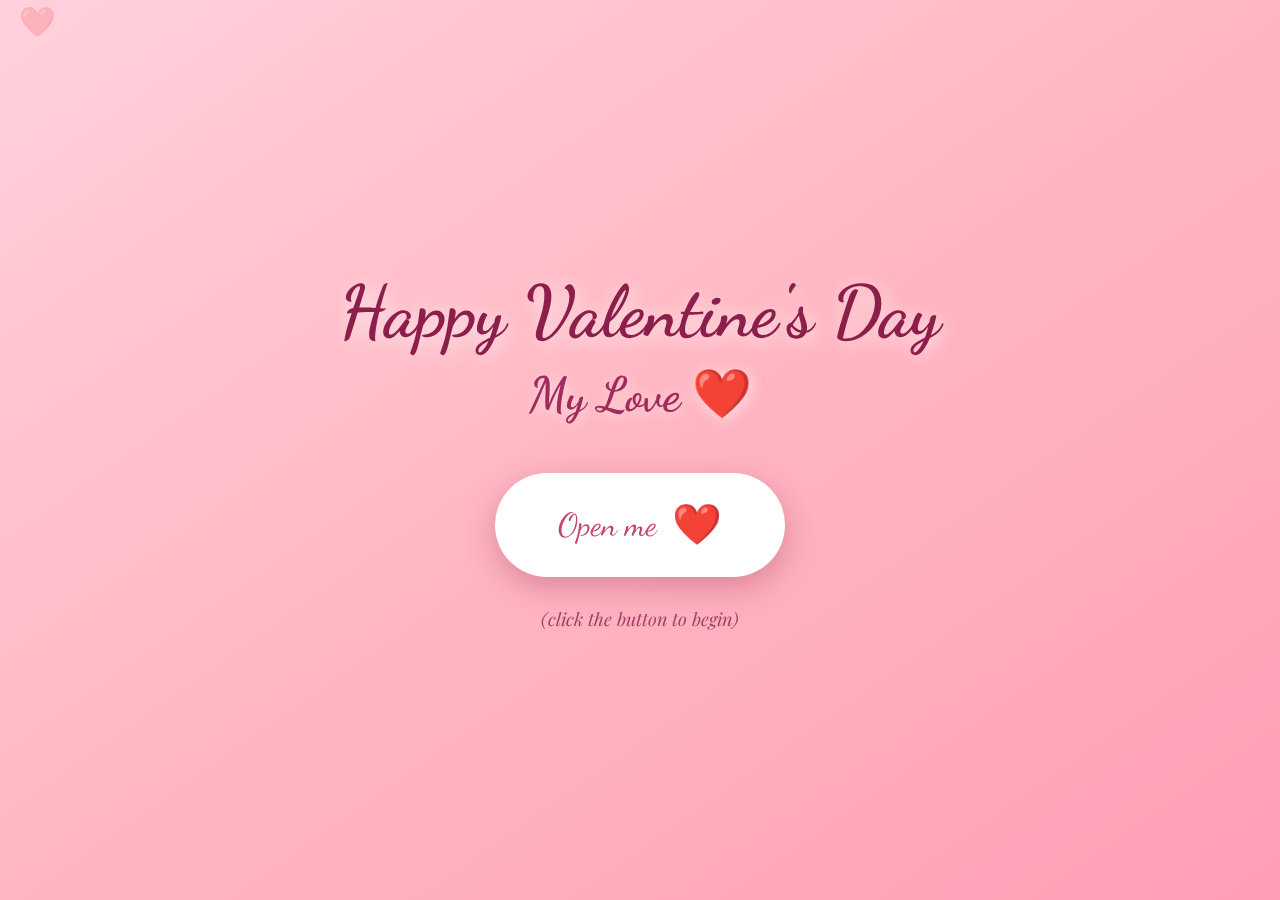
<file: index.html>
﻿<!DOCTYPE html>
<html lang="en">
<head>
	<meta charset="UTF-8">
	<meta name="viewport" content="width=device-width, initial-scale=1.0">
	<title>For My Love ❤️</title>
	<link rel="stylesheet" href="style.css">
	<link href="https://fonts.googleapis.com/css2?family=Dancing+Script:wght@400;700&family=Playfair+Display:wght@400;700&display=swap" rel="stylesheet">
</head>
<body class="page-1">
	<!-- Floating Hearts Container -->
	<div class="floating-hearts" id="hearts"></div>

	<!-- Main Content -->
	<div class="welcome-container">
		<h1 class="welcome-title">Happy Valentine's Day</h1>
		<h2 class="welcome-subtitle">My Love ❤️</h2>

		<!-- The ONE button in the middle -->
		<button class="start-button" onclick="location.href='reasons.html'">
			<span class="button-text">Open me</span>
			<span class="button-heart">❤️</span>
		</button>

		<p class="welcome-note">(click the button to begin)</p>
	</div>

	<script src="script.js"></script>
</body>
</html>
</file>
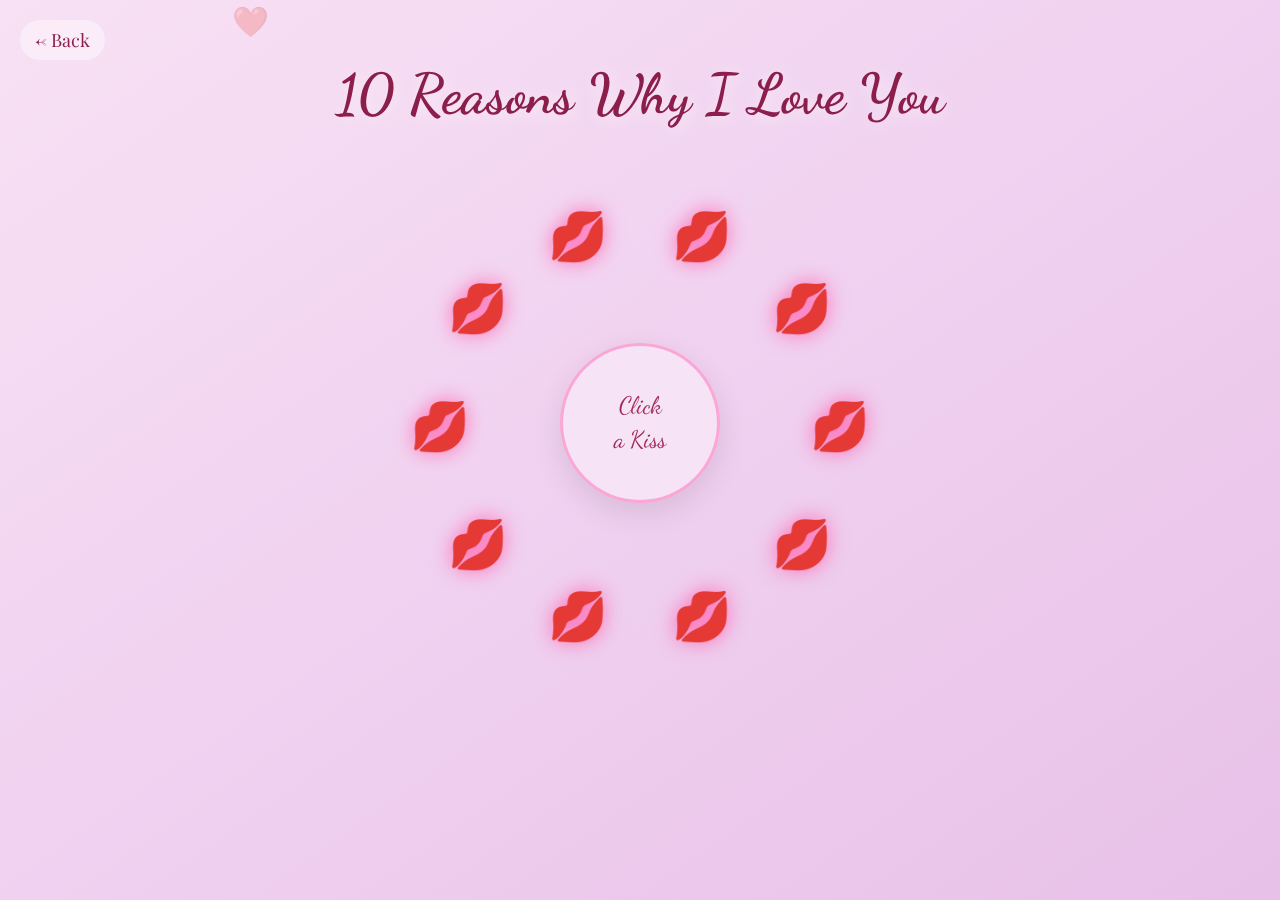
<file: kisses.html>
﻿<!DOCTYPE html>
<html lang="en">
<head>
	<meta charset="UTF-8">
	<meta name="viewport" content="width=device-width, initial-scale=1.0">
	<title>10 Reasons I Love You 💋</title>
	<link rel="stylesheet" href="style.css">
	<link href="https://fonts.googleapis.com/css2?family=Dancing+Script:wght@400;700&family=Playfair+Display:wght@400;700&display=swap" rel="stylesheet">
</head>
<body class="page-2">
	<!-- Floating Hearts Continue -->
	<div class="floating-hearts" id="hearts"></div>

	<div class="reasons-container">
		<!-- Back button to homepage -->
		<a href="index.html" class="back-btn">← Back</a>

		<h1 class="reasons-main-title">10 Reasons Why I Love You</h1>

		<!-- Circle of Kisses -->
		<div class="kisses-circle" id="kissesCircle">
			<!-- The center text (reasons appear here) -->
			<div class="circle-center">
				<span class="center-text" id="centerReason">Click<br>a Kiss</span>
			</div>

			<!-- 10 kiss emojis placed in a circle -->
			<div class="kiss-wrapper" style="--i:0"><span class="kiss" onclick="showReason(0)">💋</span></div>
			<div class="kiss-wrapper" style="--i:1"><span class="kiss" onclick="showReason(1)">💋</span></div>
			<div class="kiss-wrapper" style="--i:2"><span class="kiss" onclick="showReason(2)">💋</span></div>
			<div class="kiss-wrapper" style="--i:3"><span class="kiss" onclick="showReason(3)">💋</span></div>
			<div class="kiss-wrapper" style="--i:4"><span class="kiss" onclick="showReason(4)">💋</span></div>
			<div class="kiss-wrapper" style="--i:5"><span class="kiss" onclick="showReason(5)">💋</span></div>
			<div class="kiss-wrapper" style="--i:6"><span class="kiss" onclick="showReason(6)">💋</span></div>
			<div class="kiss-wrapper" style="--i:7"><span class="kiss" onclick="showReason(7)">💋</span></div>
			<div class="kiss-wrapper" style="--i:8"><span class="kiss" onclick="showReason(8)">💋</span></div>
			<div class="kiss-wrapper" style="--i:9"><span class="kiss" onclick="showReason(9)">💋</span></div>
		</div>

		<!-- Next button (appears after all kisses are clicked) -->
		<div class="next-button-container" id="nextButtonContainer" style="display: none;">
			<button class="next-btn" onclick="location.href='letter.html'">
				<span>Continue to My Letter 💌</span>
			</button>
		</div>
	</div>

	<script src="script.js"></script>
</body>
</html>
</file>
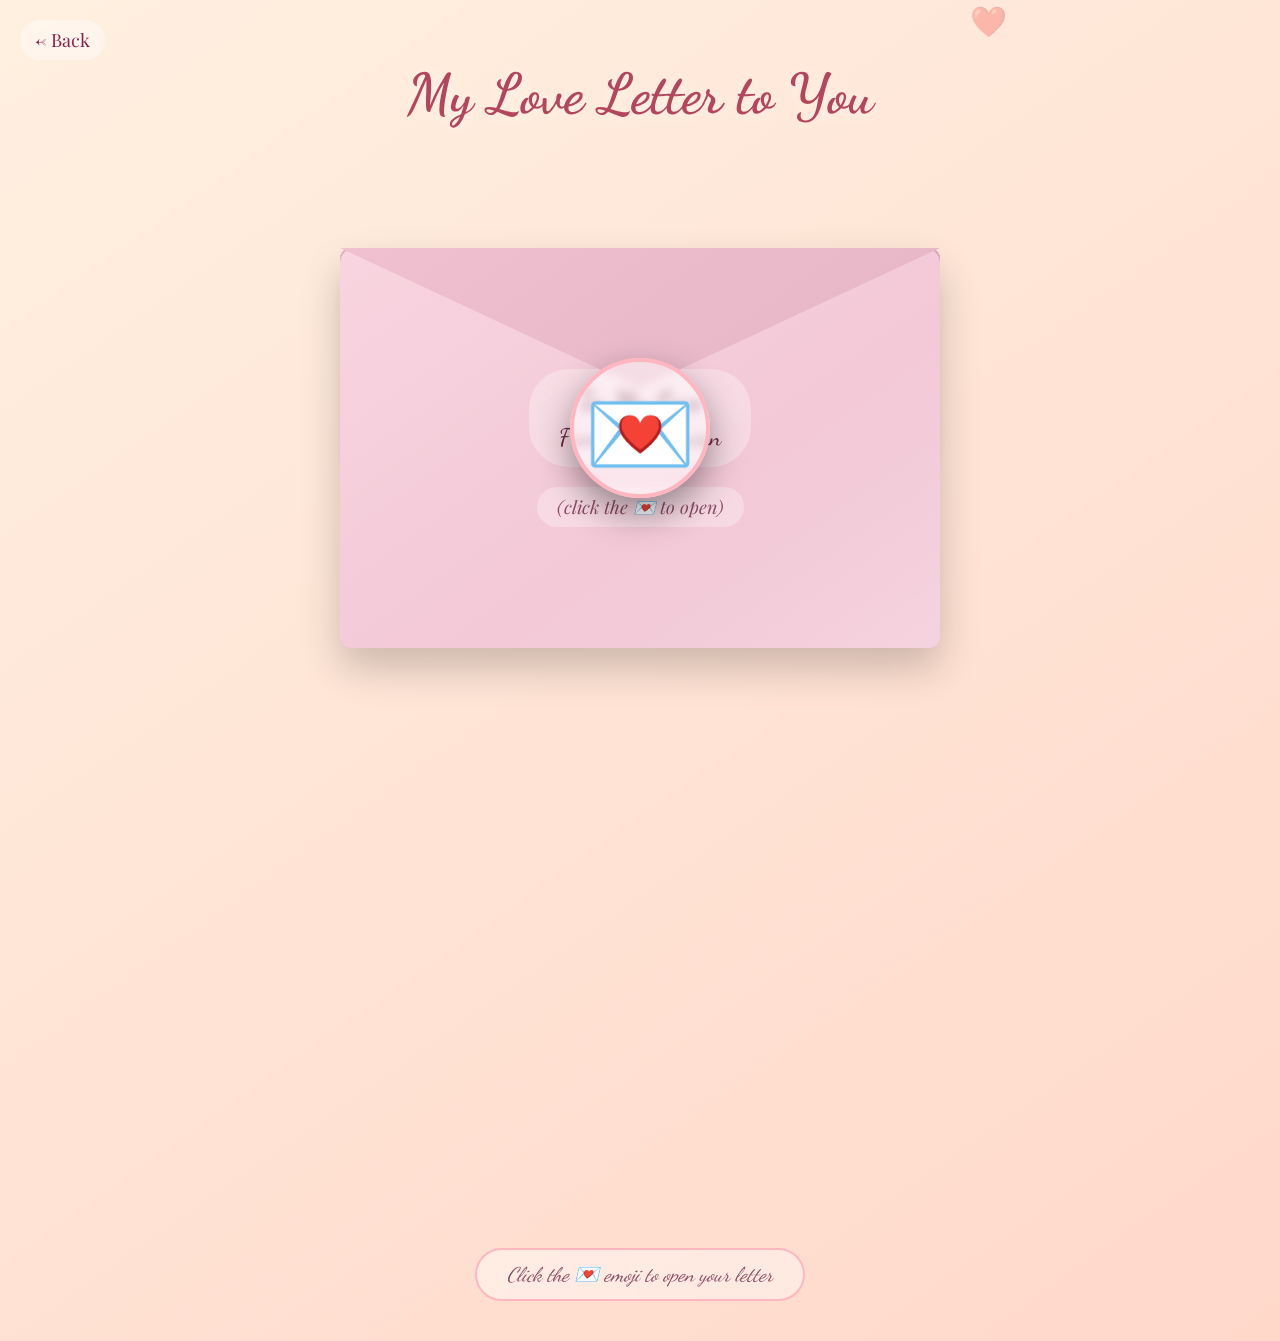
<file: letter.html>
﻿<!DOCTYPE html>
<html lang="en">
<head>
	<meta charset="UTF-8">
	<meta name="viewport" content="width=device-width, initial-scale=1.0">
	<title>My Letter to You 💌</title>
	<link rel="stylesheet" href="style.css">
	<link href="https://fonts.googleapis.com/css2?family=Dancing+Script:wght@400;700&family=Playfair+Display:wght@400;700&display=swap" rel="stylesheet">
</head>
<body class="page-3">
	<!-- Floating Hearts -->
	<div class="floating-hearts" id="hearts"></div>

	<div class="letter-container">
		<!-- Back to reasons page -->
		<a href="reasons.html" class="back-btn">← Back</a>

		<h1 class="letter-page-title">My Love Letter to You</h1>

		<!-- THE REALISTIC ENVELOPE -->
		<div class="envelope-wrapper">
			<div class="envelope" id="envelope">
				<!-- Envelope Back -->
				<div class="envelope-back"></div>

				<!-- Envelope Front -->
				<div class="envelope-front">
					<div class="envelope-content">
						<div class="envelope-address">
							<span>To: My Love</span>
							<span>From: Your Vivian</span>
						</div>
						<div class="envelope-instruction">(click the 💌 to open)</div>
					</div>
				</div>

				<!-- Envelope Flap -->
				<div class="envelope-flap" id="envelopeFlap">
					<div class="flap-content"></div>
				</div>

				<!-- CLICKABLE SEAL EMOJI -->
				<div class="seal" id="sealEmoji" onclick="openEnvelope()">
					💌
				</div>

				<!-- THE LETTER THAT PULLS OUT -->
				<div class="letter-card" id="letterCard">
					<div class="letter-paper">
						<div class="letter-inner">
							<h3 class="letter-salutation">My Dearest Olivet,</h3>
							<div class="letter-body" id="letterMessage"></div>
							<div class="letter-closing">
								Forever yours,<br>
								<span class="signature">Vivian</span>
								<span class="heart-signature">❤️</span>
							</div>
						</div>
					</div>
				</div>
			</div>
		</div>

		<!-- Put on Your Headphones Button (hidden initially) -->
		<div class="headphones-section" id="headphonesSection" style="display: none;">
			<button class="headphones-button" id="headphonesButton" onclick="location.href='song.html'">
				<span class="headphones-icon">🎧</span>
				<span class="headphones-text">Put on your headphones</span>
				<span class="headphones-icon">🎧</span>
			</button>
			<p class="headphones-note">Then click to hear our song and see your video ❤️</p>
		</div>

		<!-- Small instruction -->
		<p class="envelope-hint" id="envelopeHint">Click the 💌 emoji to open your letter</p>
	</div>

	<script src="script.js"></script>
</body>
</html>
</file>
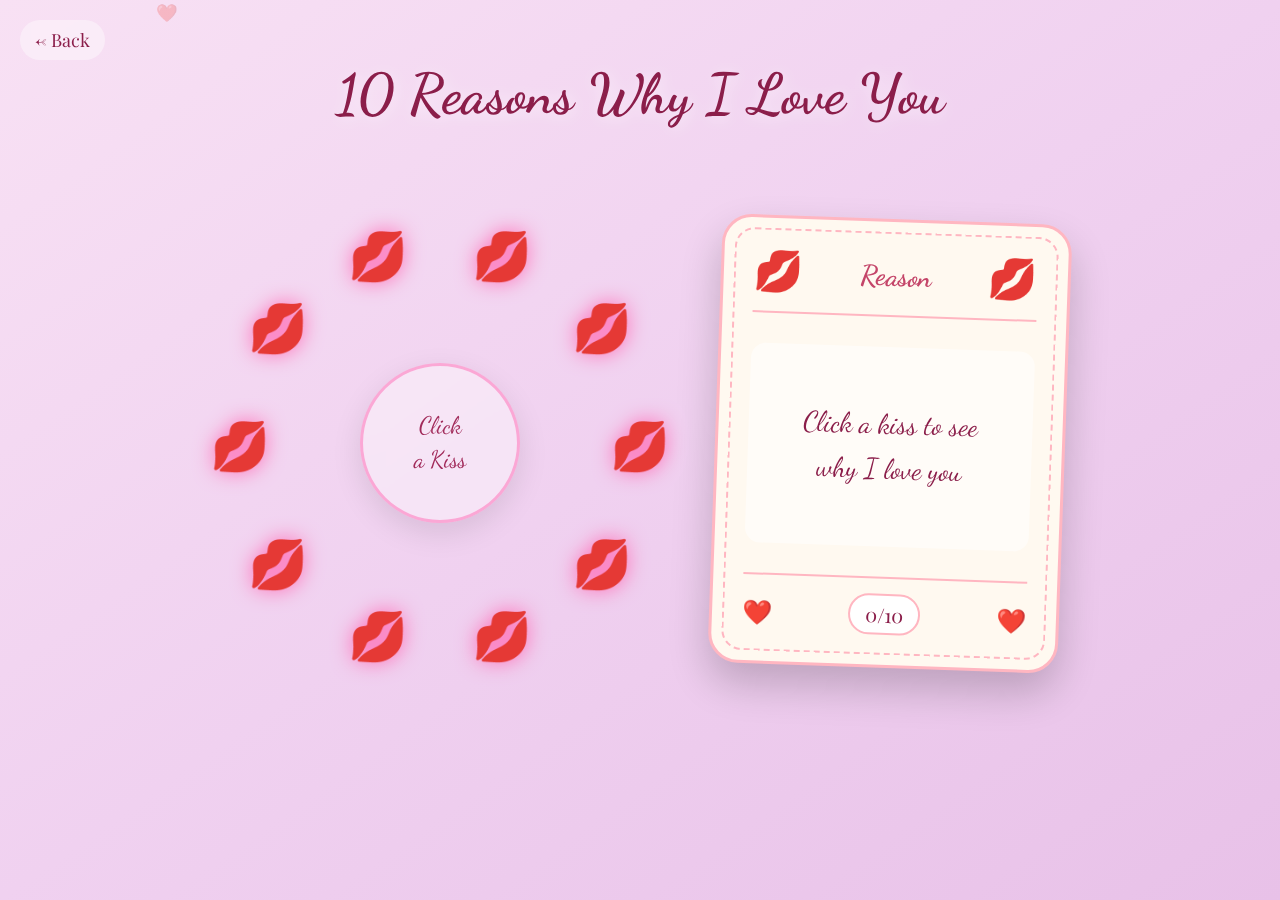
<file: reasons.html>
﻿<!DOCTYPE html>
<html lang="en">
<head>
	<meta charset="UTF-8">
	<meta name="viewport" content="width=device-width, initial-scale=1.0">
	<title>10 Reasons I Love You 💋</title>
	<link rel="stylesheet" href="style.css">
	<link href="https://fonts.googleapis.com/css2?family=Dancing+Script:wght@400;700&family=Playfair+Display:wght@400;700&display=swap" rel="stylesheet">
</head>
<body class="page-2">
	<!-- Floating Hearts Continue -->
	<div class="floating-hearts" id="hearts"></div>

	<div class="reasons-container">
		<!-- Back button to homepage -->
		<a href="index.html" class="back-btn">← Back</a>

		<h1 class="reasons-main-title">10 Reasons Why I Love You</h1>

		<!-- Main layout with circle on left, reason paper on right -->
		<div class="reasons-layout">
			<!-- Left side: Kiss Circle -->
			<div class="circle-side">
				<div class="kisses-circle" id="kissesCircle">
					<!-- The center text (stays as "Click a Kiss") -->
					<div class="circle-center">
						<span class="center-text" id="centerReason">Click<br>a Kiss</span>
					</div>

					<!-- 10 kiss emojis placed in a circle -->
					<div class="kiss-wrapper" style="--i:0"><span class="kiss" onclick="showReason(0)">💋</span></div>
					<div class="kiss-wrapper" style="--i:1"><span class="kiss" onclick="showReason(1)">💋</span></div>
					<div class="kiss-wrapper" style="--i:2"><span class="kiss" onclick="showReason(2)">💋</span></div>
					<div class="kiss-wrapper" style="--i:3"><span class="kiss" onclick="showReason(3)">💋</span></div>
					<div class="kiss-wrapper" style="--i:4"><span class="kiss" onclick="showReason(4)">💋</span></div>
					<div class="kiss-wrapper" style="--i:5"><span class="kiss" onclick="showReason(5)">💋</span></div>
					<div class="kiss-wrapper" style="--i:6"><span class="kiss" onclick="showReason(6)">💋</span></div>
					<div class="kiss-wrapper" style="--i:7"><span class="kiss" onclick="showReason(7)">💋</span></div>
					<div class="kiss-wrapper" style="--i:8"><span class="kiss" onclick="showReason(8)">💋</span></div>
					<div class="kiss-wrapper" style="--i:9"><span class="kiss" onclick="showReason(9)">💋</span></div>
				</div>
			</div>

			<!-- Right side: Reason Paper -->
			<div class="reason-side">
				<div class="reason-paper" id="reasonPaper">
					<div class="paper-header">
						<span class="paper-kiss">💋</span>
						<span class="paper-title">Reason</span>
						<span class="paper-kiss">💋</span>
					</div>
					<div class="paper-content" id="reasonContent">
						Click a kiss to see<br>why I love you
					</div>
					<div class="paper-footer">
						<span class="paper-heart">❤️</span>
						<span class="paper-number" id="reasonCounter">0/10</span>
						<span class="paper-heart">❤️</span>
					</div>
				</div>
			</div>
		</div>

		<!-- Next button (centered below both) -->
		<div class="next-button-container" id="nextButtonContainer" style="display: none;">
			<button class="next-btn" onclick="location.href='letter.html'">
				<span>Continue to My Letter 💌</span>
			</button>
		</div>
	</div>

	<script src="script.js"></script>
</body>
</html>
</file>
<file: style.css>
﻿/* ===== BASE STYLES ===== */
* {
    margin: 0;
    padding: 0;
    box-sizing: border-box;
}

body {
    font-family: 'Playfair Display', serif;
    min-height: 100vh;
    overflow-x: hidden;
    position: relative;
}

    /* Page 1 - Pink Theme */
    body.page-1 {
        background: linear-gradient(145deg, #ffd1dc, #ffb6c1, #ff9eb5);
    }

    /* Page 2 - Soft Purple-Pink Theme */
    body.page-2 {
        background: linear-gradient(145deg, #f8e1f4, #f0d1f0, #e8c1e8);
    }

    /* Page 3 - Warm Cream Theme */
    body.page-3 {
        background: linear-gradient(145deg, #fff0e0, #ffe4d5, #ffd8ca);
    }

    /* Page 4 - Dark Purple Theme */
    body.page-4 {
        background: linear-gradient(145deg, #2a1b3d, #1d0f2c, #2e1a3e);
    }

/* ===== FLOATING HEARTS ===== */
.floating-hearts {
    position: fixed;
    top: 0;
    left: 0;
    width: 100%;
    height: 100%;
    pointer-events: none;
    z-index: 1;
}

.heart {
    position: absolute;
    color: rgba(255, 105, 180, 0.5);
    font-size: 20px;
    animation: floatUp 8s linear infinite;
    user-select: none;
}

@keyframes floatUp {
    0% {
        transform: translateY(100vh) rotate(0deg);
        opacity: 0.6;
    }

    100% {
        transform: translateY(-100px) rotate(360deg);
        opacity: 0;
    }
}

/* ===== PAGE 1: WELCOME PAGE ===== */
.welcome-container {
    position: relative;
    z-index: 2;
    display: flex;
    flex-direction: column;
    justify-content: center;
    align-items: center;
    min-height: 100vh;
    text-align: center;
    padding: 20px;
}

.welcome-title {
    font-family: 'Dancing Script', cursive;
    font-size: 72px;
    color: #8b1e4a;
    text-shadow: 3px 3px 20px rgba(255, 255, 255, 0.8);
    margin-bottom: 10px;
    animation: softGlow 3s ease-in-out infinite;
}

.welcome-subtitle {
    font-family: 'Dancing Script', cursive;
    font-size: 48px;
    color: #a12b5a;
    margin-bottom: 50px;
    text-shadow: 2px 2px 15px rgba(255, 255, 255, 0.6);
}

@keyframes softGlow {
    0%, 100% {
        text-shadow: 3px 3px 30px rgba(255, 255, 255, 0.8);
    }

    50% {
        text-shadow: 3px 3px 50px rgba(255, 182, 193, 0.9);
    }
}

.start-button {
    background: white;
    border: none;
    padding: 25px 60px;
    border-radius: 60px;
    font-size: 32px;
    font-family: 'Dancing Script', cursive;
    color: #c44569;
    cursor: pointer;
    box-shadow: 0 10px 30px rgba(139, 30, 74, 0.3);
    transition: all 0.3s ease;
    display: flex;
    align-items: center;
    gap: 15px;
    border: 3px solid rgba(255, 255, 255, 0.8);
    animation: buttonPulse 2s ease-in-out infinite;
}

    .start-button:hover {
        transform: scale(1.05);
        box-shadow: 0 20px 40px rgba(139, 30, 74, 0.5);
        background: #fff5f8;
    }

.button-heart {
    font-size: 40px;
    animation: heartWiggle 1s ease-in-out infinite;
}

@keyframes heartWiggle {
    0%, 100% {
        transform: rotate(0deg);
    }

    25% {
        transform: rotate(10deg);
    }

    75% {
        transform: rotate(-10deg);
    }
}

@keyframes buttonPulse {
    0%, 100% {
        transform: scale(1);
    }

    50% {
        transform: scale(1.02);
    }
}

.welcome-note {
    margin-top: 30px;
    color: #8b1e4a;
    font-size: 18px;
    font-style: italic;
    opacity: 0.8;
}

/* ===== PAGE 2: KISS CIRCLE ===== */
.reasons-container {
    position: relative;
    z-index: 2;
    min-height: 100vh;
    padding: 40px 20px;
    display: flex;
    flex-direction: column;
    align-items: center;
}

.back-btn {
    position: fixed;
    top: 20px;
    left: 20px;
    color: #8b1e4a;
    text-decoration: none;
    font-size: 18px;
    padding: 8px 15px;
    background: rgba(255, 255, 255, 0.4);
    border-radius: 30px;
    backdrop-filter: blur(5px);
    transition: all 0.3s ease;
    z-index: 100;
}

    .back-btn:hover {
        background: rgba(255, 255, 255, 0.8);
        transform: translateX(-5px);
    }

.reasons-main-title {
    font-family: 'Dancing Script', cursive;
    font-size: 56px;
    color: #8b1e4a;
    margin: 20px 0 40px;
    text-align: center;
    text-shadow: 2px 2px 15px rgba(255, 255, 255, 0.6);
}

/* Kiss Circle */
.kisses-circle {
    position: relative;
    width: 500px;
    height: 500px;
    margin: 30px auto;
    display: flex;
    justify-content: center;
    align-items: center;
}

.circle-center {
    position: absolute;
    width: 200px;
    height: 200px;
    background: rgba(255, 255, 255, 0.4);
    backdrop-filter: blur(10px);
    border-radius: 50%;
    display: flex;
    justify-content: center;
    align-items: center;
    text-align: center;
    border: 3px solid rgba(255, 105, 180, 0.5);
    box-shadow: 0 10px 30px rgba(0, 0, 0, 0.1);
    z-index: 5;
    padding: 20px;
}

.center-text {
    font-family: 'Dancing Script', cursive;
    font-size: 28px;
    color: #a12b5a;
    line-height: 1.4;
    text-align: center;
    transition: all 0.3s ease;
    width: 100%;
    word-wrap: break-word;
}

.kiss-wrapper {
    position: absolute;
    top: 50%;
    left: 50%;
    transform: translate(-50%, -50%) rotate(calc(36deg * var(--i))) translateX(220px) rotate(calc(-36deg * var(--i)));
    z-index: 10;
}

.kiss {
    font-size: 48px;
    cursor: pointer;
    display: inline-block;
    transition: all 0.3s cubic-bezier(0.175, 0.885, 0.32, 1.275);
    filter: drop-shadow(0 0 10px #ff69b4);
    animation: kissFloat 3s ease-in-out infinite;
    animation-delay: calc(0.1s * var(--i));
}

@keyframes kissFloat {
    0%, 100% {
        transform: translateY(0);
    }

    50% {
        transform: translateY(-15px);
    }
}

.kiss:hover {
    transform: scale(1.5) rotate(10deg);
    filter: drop-shadow(0 0 20px #ff1493);
}

.kiss:active {
    transform: scale(0.9);
}

/* Next Button */
.next-button-container {
    margin: 40px 0;
    animation: fadeIn 1s ease;
}

@keyframes fadeIn {
    from {
        opacity: 0;
        transform: translateY(20px);
    }

    to {
        opacity: 1;
        transform: translateY(0);
    }
}

.next-btn {
    background: white;
    border: none;
    padding: 20px 50px;
    border-radius: 50px;
    font-size: 28px;
    font-family: 'Dancing Script', cursive;
    color: #c44569;
    cursor: pointer;
    box-shadow: 0 10px 30px rgba(139, 30, 74, 0.2);
    transition: all 0.3s ease;
    border: 2px solid #ffb6c1;
}

    .next-btn:hover {
        transform: scale(1.05);
        background: #fff0f5;
    }

/* ===== NEW LAYOUT FOR KISS PAGE ===== */
.reasons-layout {
    display: flex;
    flex-direction: row;
    align-items: center;
    justify-content: center;
    gap: 50px;
    max-width: 1200px;
    margin: 0 auto;
    padding: 20px;
}

/* Left side - Circle */
.circle-side {
    flex: 1;
    display: flex;
    justify-content: center;
    align-items: center;
}

/* Right side - Reason Paper */
.reason-side {
    flex: 1;
    display: flex;
    justify-content: center;
    align-items: center;
}

.reason-paper {
    background: #fff9f0;
    border-radius: 30px;
    padding: 30px;
    width: 350px;
    min-height: 400px;
    box-shadow: 0 20px 40px rgba(0, 0, 0, 0.2);
    border: 3px solid #ffb6c1;
    position: relative;
    transform: rotate(2deg);
    transition: all 0.3s ease;
    display: flex;
    flex-direction: column;
}

    .reason-paper:hover {
        transform: rotate(0deg) scale(1.02);
        box-shadow: 0 25px 50px rgba(255, 105, 180, 0.3);
    }

    .reason-paper::before {
        content: '';
        position: absolute;
        top: 10px;
        left: 10px;
        right: 10px;
        bottom: 10px;
        border: 2px dashed #ffb6c1;
        border-radius: 20px;
        pointer-events: none;
    }

.paper-header {
    text-align: center;
    font-family: 'Dancing Script', cursive;
    font-size: 32px;
    color: #c44569;
    border-bottom: 2px solid #ffb6c1;
    padding-bottom: 15px;
    margin-bottom: 20px;
    display: flex;
    justify-content: space-between;
    align-items: center;
}

.paper-kiss {
    font-size: 40px;
    animation: kissWiggle 2s ease-in-out infinite;
}

@keyframes kissWiggle {
    0%, 100% {
        transform: rotate(0deg);
    }

    25% {
        transform: rotate(10deg);
    }

    75% {
        transform: rotate(-10deg);
    }
}

.paper-title {
    font-size: 28px;
    font-weight: bold;
}

.paper-content {
    font-family: 'Dancing Script', cursive;
    font-size: 28px;
    color: #8b1e4a;
    text-align: center;
    line-height: 1.6;
    flex: 1;
    display: flex;
    align-items: center;
    justify-content: center;
    min-height: 200px;
    padding: 20px;
    background: rgba(255, 255, 255, 0.5);
    border-radius: 15px;
    margin: 10px 0;
    transition: all 0.3s ease;
}

.paper-footer {
    display: flex;
    justify-content: space-between;
    align-items: center;
    margin-top: 20px;
    padding-top: 15px;
    border-top: 2px solid #ffb6c1;
    font-size: 24px;
}

.paper-heart {
    color: #ff69b4;
    animation: heartbeat 1.5s ease-in-out infinite;
}

.paper-number {
    font-family: 'Playfair Display', serif;
    font-size: 20px;
    color: #8b1e4a;
    background: white;
    padding: 5px 15px;
    border-radius: 30px;
    border: 2px solid #ffb6c1;
}

/* Update circle size for new layout */
.kisses-circle {
    width: 450px;
    height: 450px;
}

.circle-center {
    width: 160px;
    height: 160px;
}

.center-text {
    font-size: 24px;
}

.kiss-wrapper {
    transform: translate(-50%, -50%) rotate(calc(36deg * var(--i))) translateX(200px) rotate(calc(-36deg * var(--i)));
}


/* ===== PAGE 3: REALISTIC ENVELOPE ===== */
.letter-container {
    position: relative;
    z-index: 2;
    min-height: 100vh;
    display: flex;
    flex-direction: column;
    align-items: center;
    padding: 40px 20px;
}

.letter-page-title {
    font-family: 'Dancing Script', cursive;
    font-size: 56px;
    color: #b3455c;
    margin: 20px 0 40px;
    text-shadow: 2px 2px 15px rgba(255, 255, 255, 0.6);
}

/* Envelope Wrapper */
.envelope-wrapper {
    display: flex;
    justify-content: center;
    align-items: center;
    margin: 30px 0;
}

.envelope {
    position: relative;
    width: 600px;
    height: 400px;
}

/* Envelope Front */
.envelope-front {
    position: absolute;
    top: 0;
    left: 0;
    width: 100%;
    height: 100%;
    background: linear-gradient(145deg, #f8d5e0, #f0c0d0);
    border-radius: 15px 15px 10px 10px;
    box-shadow: 0 20px 40px rgba(0, 0, 0, 0.2);
    overflow: hidden;
    z-index: 3;
    pointer-events: none;
}

    .envelope-front::before {
        content: '';
        position: absolute;
        top: 0;
        left: 0;
        right: 0;
        bottom: 0;
        background: linear-gradient(145deg, transparent 60%, rgba(255, 255, 255, 0.3));
        pointer-events: none;
    }

/* Envelope Back */
.envelope-back {
    position: absolute;
    top: 0;
    left: 0;
    width: 100%;
    height: 100%;
    background: linear-gradient(145deg, #e0b5c5, #d0a0b5);
    border-radius: 10px;
    z-index: 1;
    pointer-events: none;
}

/* Envelope Flap */
.envelope-flap {
    position: absolute;
    top: 0;
    left: 0;
    width: 100%;
    height: 100%;
    z-index: 4;
    transform-origin: top;
    transition: transform 0.6s cubic-bezier(0.4, 0, 0.2, 1);
    pointer-events: none;
}

.envelope.open .envelope-flap {
    transform: rotateX(-180deg);
}

.flap-content {
    position: absolute;
    top: 0;
    left: 0;
    width: 100%;
    height: 100%;
    background: linear-gradient(145deg, #f0c0d0, #e0b0c0);
    clip-path: polygon(0% 0%, 50% 35%, 100% 0%);
}

/* Envelope Content */
.envelope-content {
    position: absolute;
    top: 0;
    left: 0;
    width: 100%;
    height: 100%;
    display: flex;
    flex-direction: column;
    justify-content: center;
    align-items: center;
    z-index: 3;
    pointer-events: none;
}

.envelope-address {
    text-align: center;
    font-family: 'Dancing Script', cursive;
    font-size: 24px;
    color: #6b2b45;
    background: rgba(255, 255, 255, 0.3);
    padding: 15px 30px;
    border-radius: 40px;
    backdrop-filter: blur(5px);
}

    .envelope-address span {
        display: block;
    }

        .envelope-address span:first-child {
            font-size: 28px;
            font-weight: bold;
            margin-bottom: 5px;
        }

.envelope-instruction {
    margin-top: 20px;
    color: #8b4b65;
    font-size: 18px;
    font-style: italic;
    background: rgba(255, 255, 255, 0.3);
    padding: 8px 20px;
    border-radius: 40px;
    backdrop-filter: blur(5px);
}

/* CLICKABLE SEAL EMOJI */
.seal {
    position: absolute;
    top: 45%;
    left: 50%;
    transform: translate(-50%, -50%);
    font-size: 90px;
    background: rgba(255, 255, 255, 0.5);
    width: 140px;
    height: 140px;
    border-radius: 50%;
    display: flex;
    align-items: center;
    justify-content: center;
    box-shadow: 0 15px 35px rgba(0, 0, 0, 0.4);
    animation: sealPulse 2s ease-in-out infinite;
    cursor: pointer;
    transition: all 0.3s ease;
    border: 4px solid #ffb6c1;
    z-index: 9999;
    backdrop-filter: blur(5px);
    pointer-events: auto;
}

    .seal:hover {
        transform: translate(-50%, -50%) scale(1.1);
        box-shadow: 0 20px 45px rgba(255, 105, 180, 0.7);
        background: rgba(255, 255, 255, 0.8);
    }

    .seal:active {
        transform: translate(-50%, -50%) scale(0.95);
    }

@keyframes sealPulse {
    0%, 100% {
        transform: translate(-50%, -50%) scale(1);
        box-shadow: 0 15px 35px rgba(255, 105, 180, 0.5);
    }

    50% {
        transform: translate(-50%, -50%) scale(1.08);
        box-shadow: 0 25px 45px rgba(255, 20, 147, 0.8);
    }
}

/* When envelope opens, hide the seal */
.envelope.open .seal {
    opacity: 0;
    pointer-events: none;
    transition: opacity 0.3s ease;
}

/* THE LETTER THAT COMES OUT COMPLETELY */
.letter-card {
    position: absolute;
    top: 15px;
    left: 15px;
    right: 15px;
    width: calc(100% - 30px);
    background: #fff9f0;
    border-radius: 12px;
    box-shadow: 0 10px 25px rgba(0, 0, 0, 0.2);
    transform: translateY(0);
    transition: transform 0.8s cubic-bezier(0.2, 0.9, 0.3, 1.1) 0.2s;
    z-index: 2;
    border: 1px solid #f0d0c0;
    max-height: 450px;
    overflow: hidden;
}

/* WHEN ENVELOPE OPENS - LETTER SLIDES DOWN AND OUT */
.envelope.open .letter-card {
    transform: translateY(480px) !important;
    box-shadow: 0 25px 50px rgba(0, 0, 0, 0.3);
}
.letter-paper {
    height: 100%;
    background: #fff9f0;
    padding: 25px;
    background-image: linear-gradient(#f8e8e0 1px, transparent 1px);
    background-size: 100% 30px;
    overflow-y: auto;
}

.letter-inner {
    max-height: 100%;
    overflow-y: auto;
    padding-right: 10px;
}

.letter-salutation {
    font-family: 'Dancing Script', cursive;
    font-size: 28px;
    color: #b3455c;
    margin-bottom: 15px;
}

.letter-body {
    font-family: 'Playfair Display', serif;
    font-size: 15px;
    line-height: 28px;
    color: #4a2a2a;
    margin-bottom: 20px;
    white-space: pre-wrap;
    max-height: 300px;
    overflow-y: scroll;
    padding-right: 15px;
    scrollbar-width: thin;
    scrollbar-color: #ffb6c1 #ffe6f0;
}

    /* Webkit browsers (Chrome, Safari, Edge) */
    .letter-body::-webkit-scrollbar {
        width: 8px;
    }

    .letter-body::-webkit-scrollbar-track {
        background: #ffe6f0;
        border-radius: 10px;
    }

    .letter-body::-webkit-scrollbar-thumb {
        background: #ffb6c1;
        border-radius: 10px;
        border: 2px solid #ffe6f0;
    }

        .letter-body::-webkit-scrollbar-thumb:hover {
            background: #ff69b4;
        }

.letter-closing {
    font-family: 'Dancing Script', cursive;
    font-size: 24px;
    color: #b3455c;
    text-align: right;
    margin-top: 15px;
}

.signature {
    font-size: 28px;
    display: inline-block;
    margin-right: 5px;
}

.heart-signature {
    font-size: 24px;
    animation: heartbeat 1.5s ease-in-out infinite;
    display: inline-block;
}

/* Envelope hint styling */
.envelope-hint {
    color: #8b4b65;
    font-size: 20px;
    margin-top: 480px;
    font-style: italic;
    background: rgba(255, 255, 255, 0.4);
    padding: 12px 30px;
    border-radius: 50px;
    backdrop-filter: blur(5px);
    border: 2px solid #ffb6c1;
    display: inline-block;
    animation: hintPulse 2s ease-in-out infinite;
    font-family: 'Dancing Script', cursive;
}

@keyframes hintPulse {
    0%, 100% {
        transform: scale(1);
        box-shadow: 0 5px 15px rgba(255, 105, 180, 0.2);
    }

    50% {
        transform: scale(1.02);
        box-shadow: 0 8px 25px rgba(255, 105, 180, 0.4);
    }
}

/* Headphones Section */
.headphones-section {
    margin: 60px 0 30px;
    animation: fadeInUp 1s ease;
    text-align: center;
}

@keyframes fadeInUp {
    from {
        opacity: 0;
        transform: translateY(30px);
    }

    to {
        opacity: 1;
        transform: translateY(0);
    }
}

.headphones-button {
    background: linear-gradient(145deg, #6a4c9c, #8a6cc9);
    border: none;
    padding: 20px 50px;
    border-radius: 60px;
    font-size: 28px;
    font-family: 'Dancing Script', cursive;
    color: white;
    cursor: pointer;
    display: inline-flex;
    align-items: center;
    gap: 20px;
    box-shadow: 0 15px 35px rgba(106, 76, 156, 0.5);
    border: 3px solid rgba(255, 255, 255, 0.5);
    transition: all 0.3s ease;
}

    .headphones-button:hover {
        transform: scale(1.05);
        box-shadow: 0 20px 45px rgba(138, 108, 201, 0.7);
    }

.headphones-icon {
    font-size: 32px;
    animation: bounce 2s ease-in-out infinite;
}

@keyframes bounce {
    0%, 100% {
        transform: translateY(0);
    }

    50% {
        transform: translateY(-5px);
    }
}

.headphones-note {
    color: #8b4b65;
    font-size: 18px;
    margin-top: 15px;
    font-style: italic;
    opacity: 0.9;
}

/* ===== FLOATING HEARTS ===== */
.floating-hearts {
    position: fixed;
    top: 0;
    left: 0;
    width: 100%;
    height: 100%;
    pointer-events: none;
    z-index: 1;
}

.heart {
    position: absolute;
    color: rgba(255, 105, 180, 0.5);
    font-size: 20px;
    animation: floatUp 8s linear infinite;
    user-select: none;
}

@keyframes floatUp {
    0% {
        transform: translateY(100vh) rotate(0deg);
        opacity: 0.6;
    }
    100% {
        transform: translateY(-100px) rotate(360deg);
        opacity: 0;
    }
}

/* ===== PAGE 1: WELCOME PAGE ===== */
.welcome-container {
    position: relative;
    z-index: 2;
    display: flex;
    flex-direction: column;
    justify-content: center;
    align-items: center;
    min-height: 100vh;
    text-align: center;
    padding: 20px;
}

.welcome-title {
    font-family: 'Dancing Script', cursive;
    font-size: 72px;
    color: #8b1e4a;
    text-shadow: 3px 3px 20px rgba(255, 255, 255, 0.8);
    margin-bottom: 10px;
    animation: softGlow 3s ease-in-out infinite;
}

.welcome-subtitle {
    font-family: 'Dancing Script', cursive;
    font-size: 48px;
    color: #a12b5a;
    margin-bottom: 50px;
    text-shadow: 2px 2px 15px rgba(255, 255, 255, 0.6);
}

@keyframes softGlow {
    0%, 100% { text-shadow: 3px 3px 30px rgba(255, 255, 255, 0.8); }
    50% { text-shadow: 3px 3px 50px rgba(255, 182, 193, 0.9); }
}

.start-button {
    background: white;
    border: none;
    padding: 25px 60px;
    border-radius: 60px;
    font-size: 32px;
    font-family: 'Dancing Script', cursive;
    color: #c44569;
    cursor: pointer;
    box-shadow: 0 10px 30px rgba(139, 30, 74, 0.3);
    transition: all 0.3s ease;
    display: flex;
    align-items: center;
    gap: 15px;
    border: 3px solid rgba(255, 255, 255, 0.8);
    animation: buttonPulse 2s ease-in-out infinite;
}

.start-button:hover {
    transform: scale(1.05);
    box-shadow: 0 20px 40px rgba(139, 30, 74, 0.5);
    background: #fff5f8;
}

.button-heart {
    font-size: 40px;
    animation: heartWiggle 1s ease-in-out infinite;
}

@keyframes heartWiggle {
    0%, 100% { transform: rotate(0deg); }
    25% { transform: rotate(10deg); }
    75% { transform: rotate(-10deg); }
}

@keyframes buttonPulse {
    0%, 100% { transform: scale(1); }
    50% { transform: scale(1.02); }
}

.welcome-note {
    margin-top: 30px;
    color: #8b1e4a;
    font-size: 18px;
    font-style: italic;
    opacity: 0.8;
}

/* ===== PAGE 2: KISS CIRCLE ===== */
.reasons-container {
    position: relative;
    z-index: 2;
    min-height: 100vh;
    padding: 40px 20px;
    display: flex;
    flex-direction: column;
    align-items: center;
}

.back-btn {
    position: fixed;
    top: 20px;
    left: 20px;
    color: #8b1e4a;
    text-decoration: none;
    font-size: 18px;
    padding: 8px 15px;
    background: rgba(255, 255, 255, 0.4);
    border-radius: 30px;
    backdrop-filter: blur(5px);
    transition: all 0.3s ease;
    z-index: 100;
}

.back-btn:hover {
    background: rgba(255, 255, 255, 0.8);
    transform: translateX(-5px);
}

.reasons-main-title {
    font-family: 'Dancing Script', cursive;
    font-size: 56px;
    color: #8b1e4a;
    margin: 20px 0 40px;
    text-align: center;
    text-shadow: 2px 2px 15px rgba(255, 255, 255, 0.6);
}

/* Kiss Circle */
.kisses-circle {
    position: relative;
    width: 500px;
    height: 500px;
    margin: 30px auto;
    display: flex;
    justify-content: center;
    align-items: center;
}

.circle-center {
    position: absolute;
    width: 200px;
    height: 200px;
    background: rgba(255, 255, 255, 0.4);
    backdrop-filter: blur(10px);
    border-radius: 50%;
    display: flex;
    justify-content: center;
    align-items: center;
    text-align: center;
    border: 3px solid rgba(255, 105, 180, 0.5);
    box-shadow: 0 10px 30px rgba(0, 0, 0, 0.1);
    z-index: 5;
    padding: 20px;
}

.center-text {
    font-family: 'Dancing Script', cursive;
    font-size: 28px;
    color: #a12b5a;
    line-height: 1.4;
    text-align: center;
    transition: all 0.3s ease;
    width: 100%;
    word-wrap: break-word;
}

.kiss-wrapper {
    position: absolute;
    top: 50%;
    left: 50%;
    transform: translate(-50%, -50%) rotate(calc(36deg * var(--i))) translateX(220px) rotate(calc(-36deg * var(--i)));
    z-index: 10;
}

.kiss {
    font-size: 48px;
    cursor: pointer;
    display: inline-block;
    transition: all 0.3s cubic-bezier(0.175, 0.885, 0.32, 1.275);
    filter: drop-shadow(0 0 10px #ff69b4);
    animation: kissFloat 3s ease-in-out infinite;
    animation-delay: calc(0.1s * var(--i));
}

@keyframes kissFloat {
    0%, 100% { transform: translateY(0); }
    50% { transform: translateY(-15px); }
}

.kiss:hover {
    transform: scale(1.5) rotate(10deg);
    filter: drop-shadow(0 0 20px #ff1493);
}

.kiss:active {
    transform: scale(0.9);
}

/* Next Button */
.next-button-container {
    margin: 40px 0;
    animation: fadeIn 1s ease;
}

@keyframes fadeIn {
    from { opacity: 0; transform: translateY(20px); }
    to { opacity: 1; transform: translateY(0); }
}

.next-btn {
    background: white;
    border: none;
    padding: 20px 50px;
    border-radius: 50px;
    font-size: 28px;
    font-family: 'Dancing Script', cursive;
    color: #c44569;
    cursor: pointer;
    box-shadow: 0 10px 30px rgba(139, 30, 74, 0.2);
    transition: all 0.3s ease;
    border: 2px solid #ffb6c1;
}

.next-btn:hover {
    transform: scale(1.05);
    background: #fff0f5;
}

/* ===== NEW LAYOUT FOR KISS PAGE ===== */
.reasons-layout {
    display: flex;
    flex-direction: row;
    align-items: center;
    justify-content: center;
    gap: 50px;
    max-width: 1200px;
    margin: 0 auto;
    padding: 20px;
}

/* Left side - Circle */
.circle-side {
    flex: 1;
    display: flex;
    justify-content: center;
    align-items: center;
}

/* Right side - Reason Paper */
.reason-side {
    flex: 1;
    display: flex;
    justify-content: center;
    align-items: center;
}

.reason-paper {
    background: #fff9f0;
    border-radius: 30px;
    padding: 30px;
    width: 350px;
    min-height: 400px;
    box-shadow: 0 20px 40px rgba(0, 0, 0, 0.2);
    border: 3px solid #ffb6c1;
    position: relative;
    transform: rotate(2deg);
    transition: all 0.3s ease;
    display: flex;
    flex-direction: column;
}

.reason-paper:hover {
    transform: rotate(0deg) scale(1.02);
    box-shadow: 0 25px 50px rgba(255, 105, 180, 0.3);
}

.reason-paper::before {
    content: '';
    position: absolute;
    top: 10px;
    left: 10px;
    right: 10px;
    bottom: 10px;
    border: 2px dashed #ffb6c1;
    border-radius: 20px;
    pointer-events: none;
}

.paper-header {
    text-align: center;
    font-family: 'Dancing Script', cursive;
    font-size: 32px;
    color: #c44569;
    border-bottom: 2px solid #ffb6c1;
    padding-bottom: 15px;
    margin-bottom: 20px;
    display: flex;
    justify-content: space-between;
    align-items: center;
}

.paper-kiss {
    font-size: 40px;
    animation: kissWiggle 2s ease-in-out infinite;
}

@keyframes kissWiggle {
    0%, 100% { transform: rotate(0deg); }
    25% { transform: rotate(10deg); }
    75% { transform: rotate(-10deg); }
}

.paper-title {
    font-size: 28px;
    font-weight: bold;
}

.paper-content {
    font-family: 'Dancing Script', cursive;
    font-size: 28px;
    color: #8b1e4a;
    text-align: center;
    line-height: 1.6;
    flex: 1;
    display: flex;
    align-items: center;
    justify-content: center;
    min-height: 200px;
    padding: 20px;
    background: rgba(255, 255, 255, 0.5);
    border-radius: 15px;
    margin: 10px 0;
    transition: all 0.3s ease;
}

.paper-footer {
    display: flex;
    justify-content: space-between;
    align-items: center;
    margin-top: 20px;
    padding-top: 15px;
    border-top: 2px solid #ffb6c1;
    font-size: 24px;
}

.paper-heart {
    color: #ff69b4;
    animation: heartbeat 1.5s ease-in-out infinite;
}

.paper-number {
    font-family: 'Playfair Display', serif;
    font-size: 20px;
    color: #8b1e4a;
    background: white;
    padding: 5px 15px;
    border-radius: 30px;
    border: 2px solid #ffb6c1;
}

/* Update circle size for new layout */
.kisses-circle {
    width: 450px;
    height: 450px;
}

.circle-center {
    width: 160px;
    height: 160px;
}

.center-text {
    font-size: 24px;
}

.kiss-wrapper {
    transform: translate(-50%, -50%) rotate(calc(36deg * var(--i))) translateX(200px) rotate(calc(-36deg * var(--i)));
}
/* ===== PAGE 3: REALISTIC ENVELOPE ===== */
.letter-container {
    position: relative;
    z-index: 2;
    min-height: 100vh;
    display: flex;
    flex-direction: column;
    align-items: center;
    padding: 40px 20px;
}

.letter-page-title {
    font-family: 'Dancing Script', cursive;
    font-size: 56px;
    color: #b3455c;
    margin: 20px 0 40px;
    text-shadow: 2px 2px 15px rgba(255, 255, 255, 0.6);
}

/* Envelope Wrapper */
.envelope-wrapper {
    display: flex;
    justify-content: center;
    align-items: center;
    margin: 30px 0;
    position: relative;
    min-height: 500px;
}

.envelope {
    position: relative;
    width: 600px;
    height: 400px;
}

/* Envelope Front */
.envelope-front {
    position: absolute;
    top: 0;
    left: 0;
    width: 100%;
    height: 100%;
    background: linear-gradient(145deg, #f8d5e0, #f0c0d0);
    border-radius: 15px 15px 10px 10px;
    box-shadow: 0 20px 40px rgba(0, 0, 0, 0.2);
    overflow: hidden;
    z-index: 3;
    pointer-events: none;
}

    .envelope-front::before {
        content: '';
        position: absolute;
        top: 0;
        left: 0;
        right: 0;
        bottom: 0;
        background: linear-gradient(145deg, transparent 60%, rgba(255, 255, 255, 0.3));
        pointer-events: none;
    }

/* Envelope Back */
.envelope-back {
    position: absolute;
    top: 0;
    left: 0;
    width: 100%;
    height: 100%;
    background: linear-gradient(145deg, #e0b5c5, #d0a0b5);
    border-radius: 10px;
    z-index: 1;
    pointer-events: none;
}

/* Envelope Flap */
.envelope-flap {
    position: absolute;
    top: 0;
    left: 0;
    width: 100%;
    height: 100%;
    z-index: 4;
    transform-origin: top;
    transition: transform 0.6s cubic-bezier(0.4, 0, 0.2, 1);
    pointer-events: none;
}

.envelope.open .envelope-flap {
    transform: rotateX(-180deg);
}

.flap-content {
    position: absolute;
    top: 0;
    left: 0;
    width: 100%;
    height: 100%;
    background: linear-gradient(145deg, #f0c0d0, #e0b0c0);
    clip-path: polygon(0% 0%, 50% 35%, 100% 0%);
}

/* Envelope Content */
.envelope-content {
    position: absolute;
    top: 0;
    left: 0;
    width: 100%;
    height: 100%;
    display: flex;
    flex-direction: column;
    justify-content: center;
    align-items: center;
    z-index: 3;
    pointer-events: none;
}

.envelope-address {
    text-align: center;
    font-family: 'Dancing Script', cursive;
    font-size: 24px;
    color: #6b2b45;
    background: rgba(255, 255, 255, 0.3);
    padding: 15px 30px;
    border-radius: 40px;
    backdrop-filter: blur(5px);
}

    .envelope-address span {
        display: block;
    }

        .envelope-address span:first-child {
            font-size: 28px;
            font-weight: bold;
            margin-bottom: 5px;
        }

.envelope-instruction {
    margin-top: 20px;
    color: #8b4b65;
    font-size: 18px;
    font-style: italic;
    background: rgba(255, 255, 255, 0.3);
    padding: 8px 20px;
    border-radius: 40px;
    backdrop-filter: blur(5px);
}

/* CLICKABLE SEAL EMOJI */
.seal {
    position: absolute;
    top: 45%;
    left: 50%;
    transform: translate(-50%, -50%);
    font-size: 90px;
    background: rgba(255, 255, 255, 0.5);
    width: 140px;
    height: 140px;
    border-radius: 50%;
    display: flex;
    align-items: center;
    justify-content: center;
    box-shadow: 0 15px 35px rgba(0, 0, 0, 0.4);
    animation: sealPulse 2s ease-in-out infinite;
    cursor: pointer;
    transition: all 0.3s ease;
    border: 4px solid #ffb6c1;
    z-index: 9999;
    backdrop-filter: blur(5px);
    pointer-events: auto;
}

    .seal:hover {
        transform: translate(-50%, -50%) scale(1.1);
        box-shadow: 0 20px 45px rgba(255, 105, 180, 0.7);
        background: rgba(255, 255, 255, 0.8);
    }

    .seal:active {
        transform: translate(-50%, -50%) scale(0.95);
    }

@keyframes sealPulse {
    0%, 100% {
        transform: translate(-50%, -50%) scale(1);
        box-shadow: 0 15px 35px rgba(255, 105, 180, 0.5);
    }

    50% {
        transform: translate(-50%, -50%) scale(1.08);
        box-shadow: 0 25px 45px rgba(255, 20, 147, 0.8);
    }
}

/* When envelope opens, hide the seal */
.envelope.open .seal {
    opacity: 0;
    pointer-events: none;
    transition: opacity 0.3s ease;
}

/* THE LETTER THAT COMES OUT COMPLETELY */
.letter-card {
    position: absolute;
    top: 15px;
    left: 15px;
    right: 15px;
    width: calc(100% - 30px);
    background: #fff9f0;
    border-radius: 12px;
    box-shadow: 0 10px 25px rgba(0, 0, 0, 0.2);
    transform: translateY(0);
    transition: transform 0.8s cubic-bezier(0.2, 0.9, 0.3, 1.1) 0.2s;
    z-index: 2;
    border: 1px solid #f0d0c0;
    max-height: 450px;
    overflow: hidden;
}

/* WHEN ENVELOPE OPENS - LETTER SLIDES DOWN AND OUT */
.envelope.open .letter-card {
    transform: translateY(480px) !important;
    box-shadow: 0 25px 50px rgba(0, 0, 0, 0.3);
}

.letter-paper {
    background: #fff9f0;
    padding: 25px;
    background-image: linear-gradient(#f8e8e0 1px, transparent 1px);
    background-size: 100% 30px;
    max-height: 450px;
    overflow-y: auto;
}

.letter-inner {
    overflow-y: visible;
}

.letter-salutation {
    font-family: 'Dancing Script', cursive;
    font-size: 28px;
    color: #b3455c;
    margin-bottom: 15px;
}

.letter-body {
    font-family: 'Playfair Display', serif;
    font-size: 15px;
    line-height: 28px;
    color: #4a2a2a;
    margin-bottom: 20px;
    white-space: pre-wrap;
    max-height: 300px;
    overflow-y: auto;
    padding-right: 15px;
}

    /* Scrollbar styling */
    .letter-body::-webkit-scrollbar {
        width: 8px;
    }

    .letter-body::-webkit-scrollbar-track {
        background: #ffe6f0;
        border-radius: 10px;
    }

    .letter-body::-webkit-scrollbar-thumb {
        background: #ffb6c1;
        border-radius: 10px;
        border: 2px solid #ffe6f0;
    }

        .letter-body::-webkit-scrollbar-thumb:hover {
            background: #ff69b4;
        }

.letter-closing {
    font-family: 'Dancing Script', cursive;
    font-size: 24px;
    color: #b3455c;
    text-align: right;
    margin-top: 15px;
    padding-top: 10px;
    border-top: 1px dashed #ffb6c1;
}

.signature {
    font-size: 28px;
    display: inline-block;
    margin-right: 5px;
}

.heart-signature {
    font-size: 24px;
    animation: heartbeat 1.5s ease-in-out infinite;
    display: inline-block;
}

/* Envelope hint styling */
.envelope-hint {
    color: #8b4b65;
    font-size: 20px;
    margin-top: 520px;
    font-style: italic;
    background: rgba(255, 255, 255, 0.4);
    padding: 12px 30px;
    border-radius: 50px;
    backdrop-filter: blur(5px);
    border: 2px solid #ffb6c1;
    display: inline-block;
    animation: hintPulse 2s ease-in-out infinite;
    font-family: 'Dancing Script', cursive;
    clear: both;
}

@keyframes hintPulse {
    0%, 100% {
        transform: scale(1);
        box-shadow: 0 5px 15px rgba(255, 105, 180, 0.2);
    }

    50% {
        transform: scale(1.02);
        box-shadow: 0 8px 25px rgba(255, 105, 180, 0.4);
    }
}

/* Headphones Section */
.headphones-section {
    margin: 80px 0 30px;
    animation: fadeInUp 1s ease;
    text-align: center;
    clear: both;
    position: relative;
    z-index: 10;
}

@keyframes fadeInUp {
    from {
        opacity: 0;
        transform: translateY(30px);
    }

    to {
        opacity: 1;
        transform: translateY(0);
    }
}

.headphones-button {
    background: linear-gradient(145deg, #6a4c9c, #8a6cc9);
    border: none;
    padding: 20px 50px;
    border-radius: 60px;
    font-size: 28px;
    font-family: 'Dancing Script', cursive;
    color: white;
    cursor: pointer;
    display: inline-flex;
    align-items: center;
    gap: 20px;
    box-shadow: 0 15px 35px rgba(106, 76, 156, 0.5);
    border: 3px solid rgba(255, 255, 255, 0.5);
    transition: all 0.3s ease;
}

    .headphones-button:hover {
        transform: scale(1.05);
        box-shadow: 0 20px 45px rgba(138, 108, 201, 0.7);
    }

.headphones-icon {
    font-size: 32px;
    animation: bounce 2s ease-in-out infinite;
}

@keyframes bounce {
    0%, 100% {
        transform: translateY(0);
    }

    50% {
        transform: translateY(-5px);
    }
}

.headphones-note {
    color: #8b4b65;
    font-size: 18px;
    margin-top: 15px;
    font-style: italic;
    opacity: 0.9;
}

/* Responsive */
@media (max-width: 768px) {
    .envelope {
        width: 350px;
        height: 250px;
    }

        .envelope.open .letter-card {
            transform: translateY(280px) !important;
        }

    .letter-paper {
        padding: 15px;
    }

    .letter-body {
        font-size: 14px;
        line-height: 24px;
        max-height: 200px;
    }

    .envelope-hint {
        margin-top: 320px;
        font-size: 18px;
        padding: 10px 20px;
    }

    .headphones-button {
        padding: 15px 30px;
        font-size: 24px;
    }
}
/* ===== PAGE 4: SONG PAGE ===== */
body.page-4 {
    background: linear-gradient(145deg, #2a1b3d, #1d0f2c, #2e1a3e);
    display: flex;
    justify-content: center;
    align-items: center;
}

.song-container {
    position: relative;
    z-index: 2;
    width: 100%;
    max-width: 800px;
    margin: 0 auto;
    padding: 30px 20px;
    display: flex;
    flex-direction: column;
    align-items: center;
    justify-content: center;
    min-height: 100vh;
}

.song-page-title {
    font-family: 'Dancing Script', cursive;
    font-size: 48px;
    color: #ffd700;
    margin: 10px 0 25px;
    text-shadow: 0 0 20px rgba(255, 105, 180, 0.6);
    animation: titleGlow 3s ease-in-out infinite;
    text-align: center;
}

@keyframes titleGlow {
    0%, 100% {
        text-shadow: 0 0 20px #ff69b4;
    }

    50% {
        text-shadow: 0 0 40px #ffd700;
    }
}

.song-card {
    background: rgba(255, 255, 255, 0.1);
    backdrop-filter: blur(15px);
    border-radius: 30px;
    padding: 30px;
    width: 100%;
    max-width: 650px;
    border: 2px solid rgba(255, 215, 0, 0.3);
    box-shadow: 0 20px 40px rgba(0, 0, 0, 0.4);
    display: flex;
    flex-direction: column;
    align-items: center;
}

/* Video Section - Properly sized and centered */
.video-section {
    width: 100%;
    max-width: 560px;
    margin: 0 auto 25px;
    border-radius: 15px;
    overflow: hidden;
    box-shadow: 0 15px 30px rgba(0, 0, 0, 0.5);
}

#loveVideo {
    width: 100%;
    height: auto;
    max-height: 315px;
    display: block;
    border-radius: 12px;
}

/* Song Message - Centered */
.song-message {
    text-align: center;
    margin: 20px 0;
    width: 100%;
    display: flex;
    flex-direction: column;
    align-items: center;
}

.song-text {
    font-family: 'Dancing Script', cursive;
    font-size: 32px;
    color: #ffd700;
    margin-bottom: 20px;
}

/* Button - Centered and properly sized */
.song-button {
    background: linear-gradient(145deg, #ff69b4, #ff1493);
    border: none;
    padding: 15px 40px;
    border-radius: 50px;
    font-size: 26px;
    font-family: 'Dancing Script', cursive;
    color: white;
    cursor: pointer;
    display: inline-flex;
    align-items: center;
    justify-content: center;
    gap: 15px;
    box-shadow: 0 15px 30px rgba(255, 105, 180, 0.5);
    border: 2px solid rgba(255, 255, 255, 0.5);
    transition: all 0.3s ease;
    margin: 10px auto;
}

    .song-button:hover {
        transform: scale(1.05);
        box-shadow: 0 20px 40px rgba(255, 215, 0, 0.6);
    }

    .song-button.paused {
        background: linear-gradient(145deg, #ffd700, #ff69b4);
    }

.button-icon {
    font-size: 26px;
    animation: spin 4s linear infinite;
}

@keyframes spin {
    from {
        transform: rotate(0deg);
    }

    to {
        transform: rotate(360deg);
    }
}

.video-note {
    color: #ffb6c1;
    font-size: 20px;
    margin-top: 20px;
    font-style: italic;
    font-family: 'Dancing Script', cursive;
}

/* Final Message - WHITE TEXT and centered */
.final-message {
    text-align: center;
    margin-top: 30px;
    padding-top: 20px;
    border-top: 2px dashed rgba(255, 215, 0, 0.3);
    width: 100%;
}

.final-line {
    font-family: 'Dancing Script', cursive;
    font-size: 24px;
    color: white !important;
    margin: 8px 0;
    line-height: 1.5;
    text-shadow: 0 2px 5px rgba(0, 0, 0, 0.3);
}

.final-signature {
    font-family: 'Dancing Script', cursive;
    font-size: 32px !important;
    color: #ffd700 !important;
    margin-top: 15px !important;
    text-shadow: 0 0 15px rgba(255, 215, 0, 0.5);
}

/* Responsive */
@media (max-width: 768px) {
    .song-page-title {
        font-size: 38px;
    }

    .song-card {
        padding: 20px;
    }

    .song-text {
        font-size: 28px;
    }

    .song-button {
        padding: 12px 30px;
        font-size: 22px;
    }

    .final-line {
        font-size: 20px;
    }

    .final-signature {
        font-size: 28px !important;
    }

    #loveVideo {
        max-height: 250px;
    }
}
</file>
